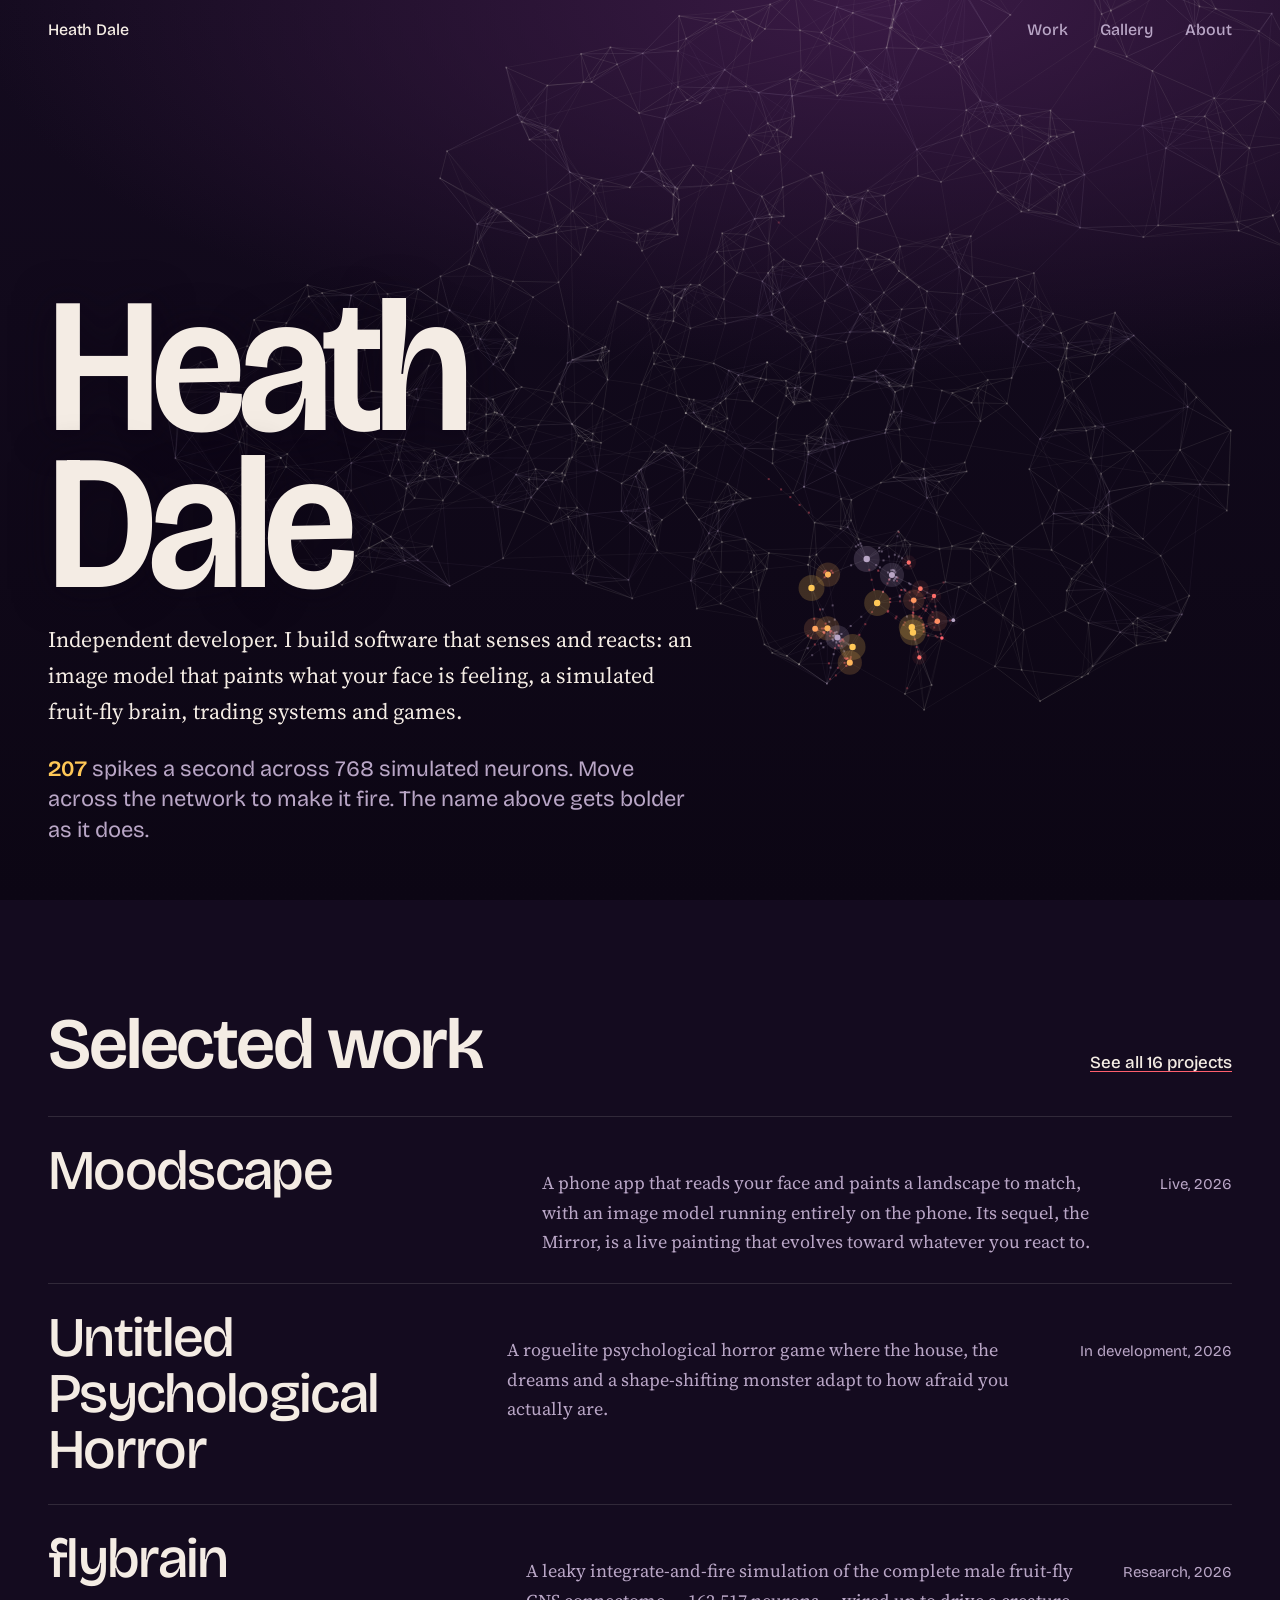
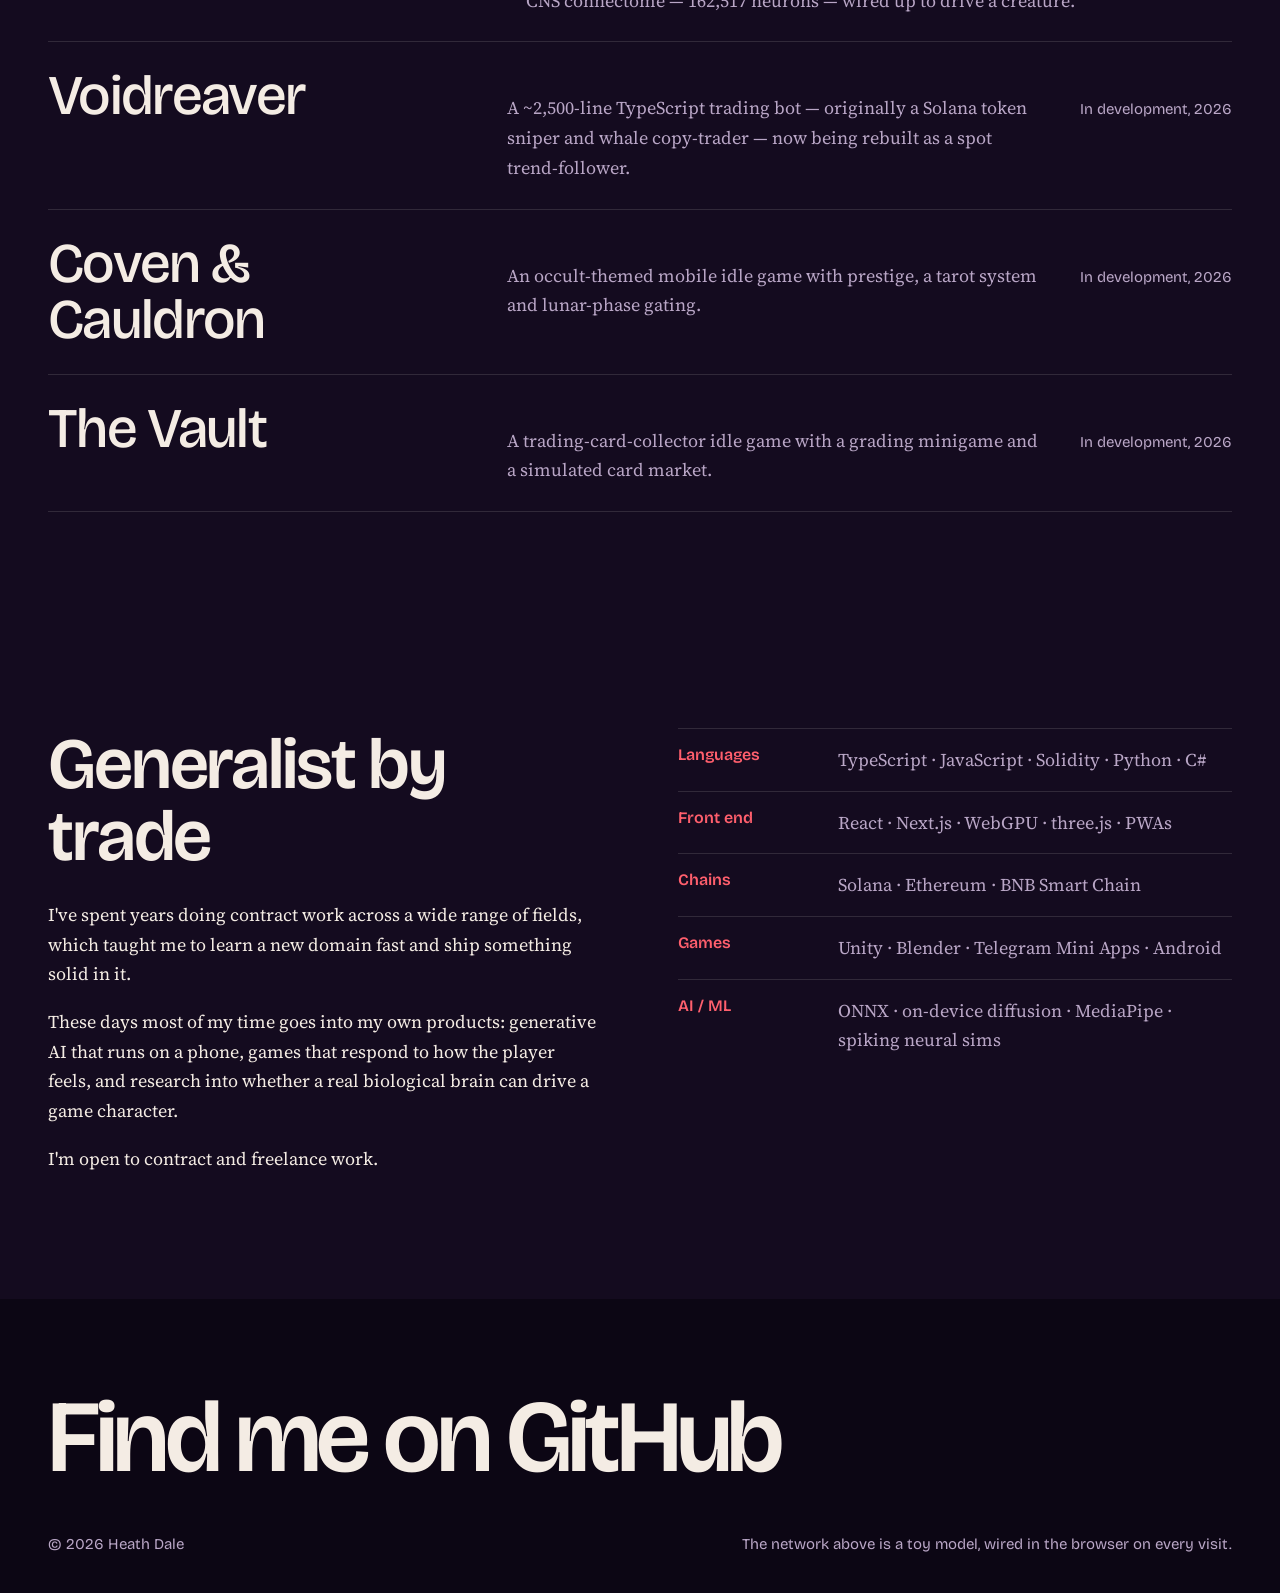
<file: index.html>
<!doctype html>
<html lang="en">
<head>
  <meta charset="utf-8">
  <meta name="viewport" content="width=device-width, initial-scale=1">
  <title>Heath Dale, developer</title>
  <meta name="description" content="Heath Dale is an independent developer building software that senses and reacts: on-device AI, games, research simulations and trading systems.">
  <meta property="og:title" content="Heath Dale, developer">
  <meta property="og:description" content="On-device AI, a fruit-fly brain simulation, trading systems and mobile games.">
  <meta name="theme-color" content="#140b1f">
  <link rel="preconnect" href="https://fonts.googleapis.com">
  <link rel="preconnect" href="https://fonts.gstatic.com" crossorigin>
  <link href="https://fonts.googleapis.com/css2?family=Bricolage+Grotesque:opsz,wdth,wght@12..96,75..100,200..800&family=Source+Serif+4:ital,opsz,wght@0,8..60,400;0,8..60,600;1,8..60,400&display=swap" rel="stylesheet">
  <link rel="stylesheet" href="assets/style.css">
  <link rel="icon" href="data:image/svg+xml,<svg xmlns='http://www.w3.org/2000/svg' viewBox='0 0 32 32'><rect width='32' height='32' rx='8' fill='%23140b1f'/><circle cx='11' cy='12' r='3' fill='%23f4ece4'/><circle cx='21' cy='20' r='4' fill='%23ffc857'/><path d='M11 12L21 20' stroke='%23f4ece4' stroke-width='1.5'/></svg>">
</head>
<body>
  <nav class="nav" aria-label="Main">
    <a class="home" href="./">Heath Dale</a>
    <ul>
      <li><a href="#selected">Work</a></li>
      <li><a href="gallery.html">Gallery</a></li>
      <li><a href="#about">About</a></li>
    </ul>
  </nav>

  <header class="hero">
    <canvas id="net" aria-label="An interactive simulation of a small spiking neural network"></canvas>
    <div class="hero-copy">
      <h1>Heath<br>Dale</h1>
      <div class="hero-foot">
        <p>Independent developer. I build software that senses and reacts: an image model that paints what your face is feeling, a simulated fruit-fly brain, trading systems and games.</p>
        <p class="readout" aria-live="off"><b id="rate">0</b> spikes a second across <span id="count">a thousand</span> simulated neurons. <span id="hint">Move across the network to make it fire.</span> The name above gets bolder as it does.</p>
      </div>
    </div>
  </header>

  <main>
    <section class="section pad" id="selected">
      <div class="section-head">
        <h2>Selected work</h2>
        <a href="gallery.html" id="all">See every project</a>
      </div>
      <ul class="rows" id="work"></ul>
    </section>

    <section class="section pad" id="about">
      <div class="about">
        <div class="measure">
          <h2>Generalist by trade</h2>
          <p>I've spent years doing contract work across a wide range of fields, which taught me to learn a new domain fast and ship something solid in it.</p>
          <p>These days most of my time goes into my own products: generative AI that runs on a phone, games that respond to how the player feels, and research into whether a real biological brain can drive a game character.</p>
          <p>I'm open to contract and freelance work.</p>
        </div>
        <dl class="skills" id="skills"></dl>
      </div>
    </section>
  </main>

  <footer class="pad" id="contact">
    <p class="contact"><a href="https://github.com/TheMrRaGe" target="_blank" rel="noopener">Find me on GitHub</a></p>
    <p style="margin:0"><a id="mail" href="#">Email</a></p>
    <div class="fine">
      <span>© <span data-year></span> Heath Dale</span>
      <span>The network above is a toy model, wired in the browser on every visit.</span>
    </div>
  </footer>

  <script src="assets/projects.js"></script>
  <script src="assets/art.js"></script>
  <script src="assets/brain.js"></script>
  <script src="assets/site.js"></script>
</body>
</html>
</file>
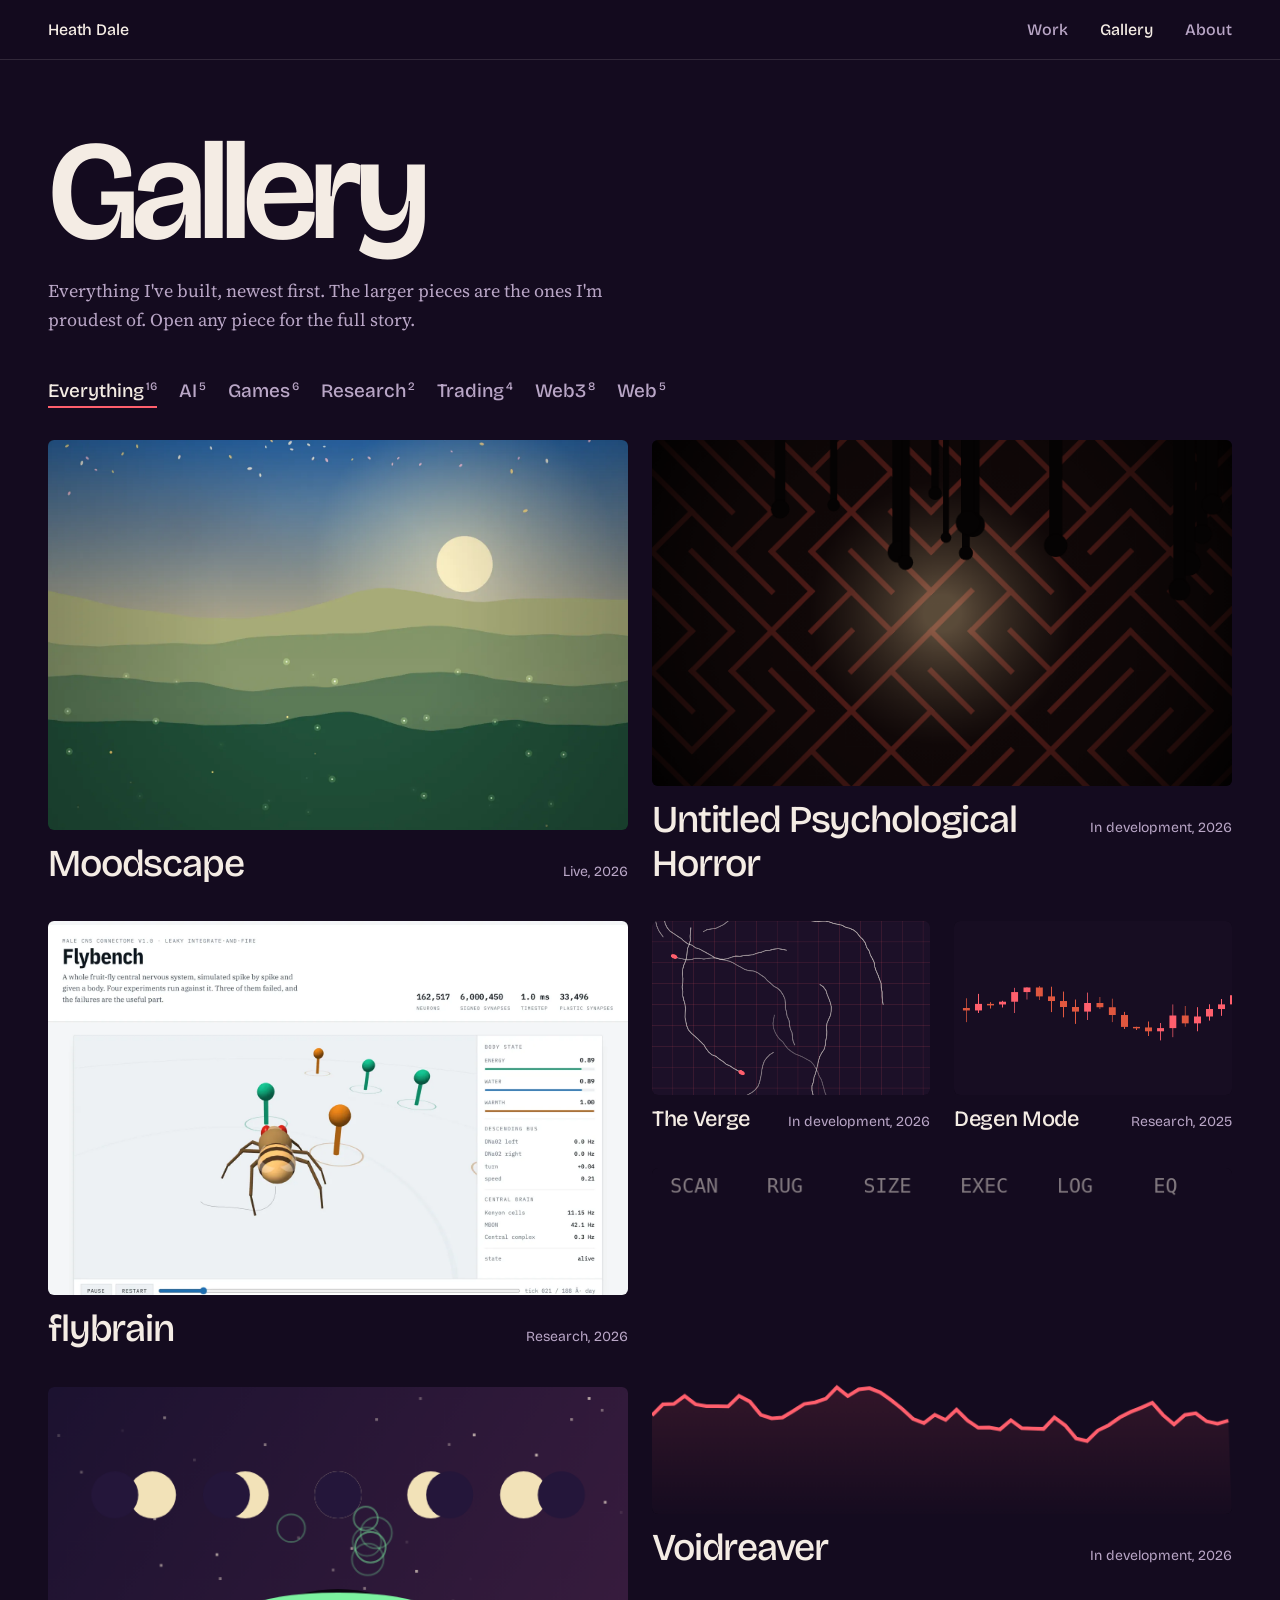
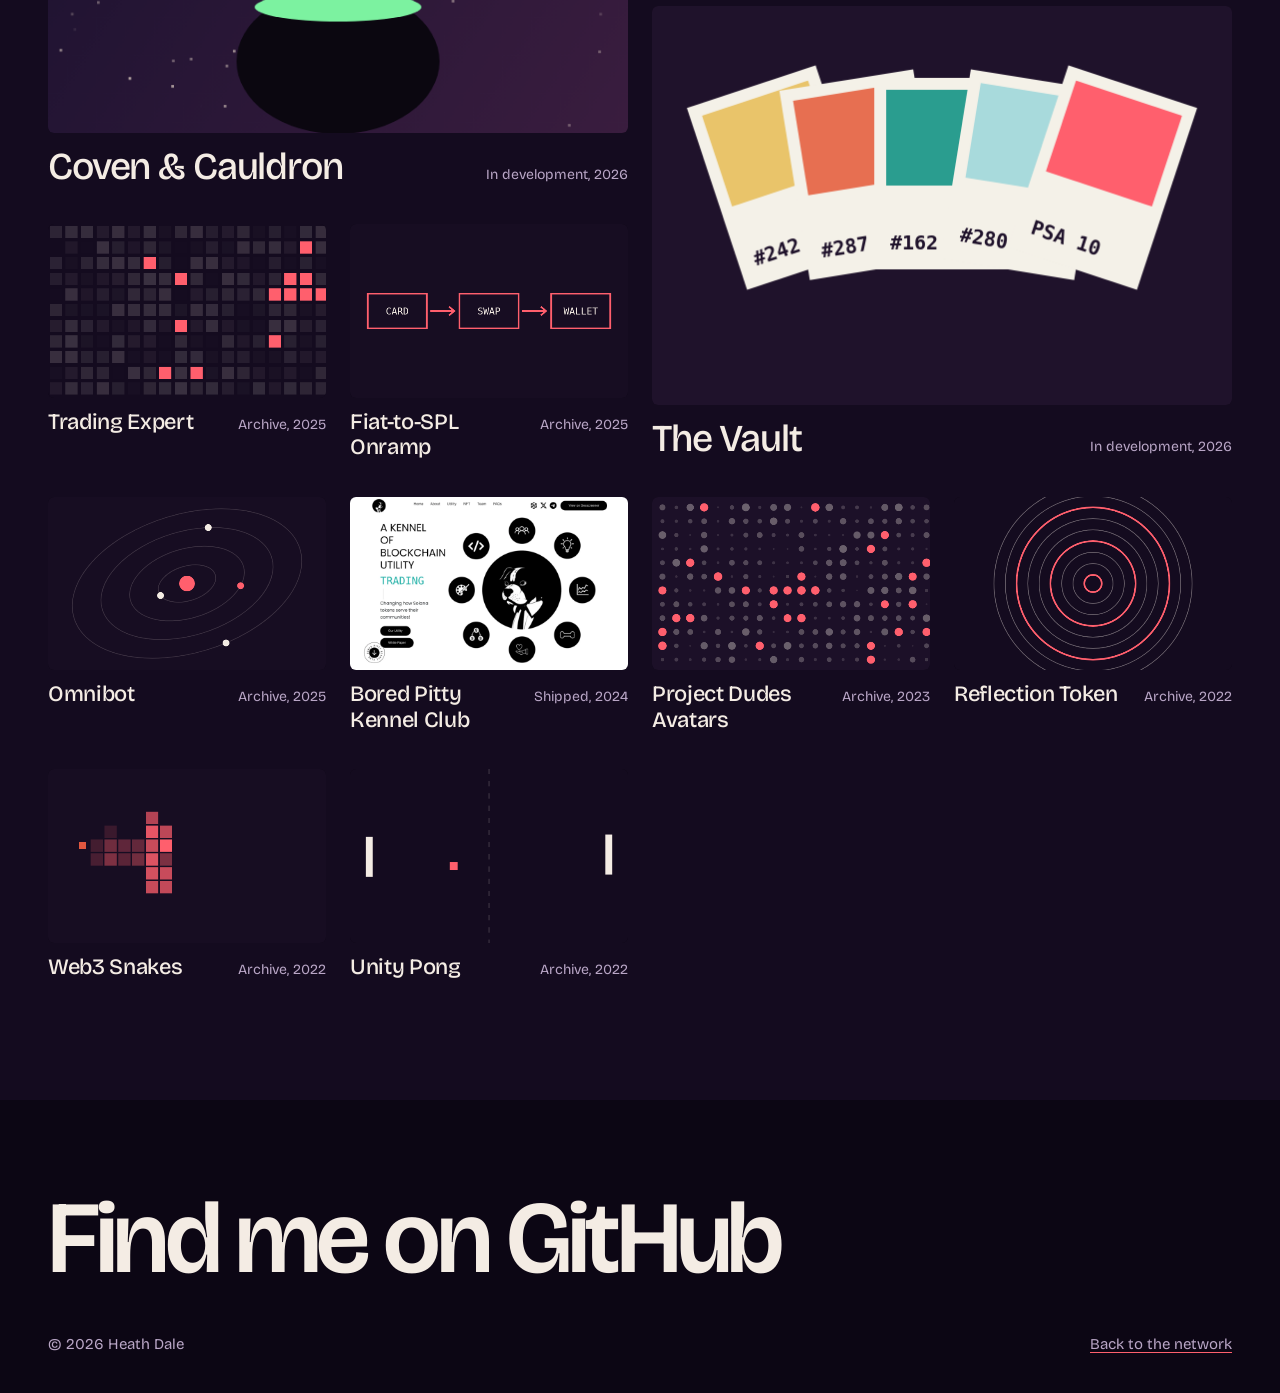
<file: gallery.html>
<!doctype html>
<html lang="en">
<head>
  <meta charset="utf-8">
  <meta name="viewport" content="width=device-width, initial-scale=1">
  <title>Gallery, Heath Dale</title>
  <meta name="description" content="Every project by Heath Dale: AI, games, research, trading and Web3.">
  <meta name="theme-color" content="#140b1f">
  <link rel="preconnect" href="https://fonts.googleapis.com">
  <link rel="preconnect" href="https://fonts.gstatic.com" crossorigin>
  <link href="https://fonts.googleapis.com/css2?family=Bricolage+Grotesque:opsz,wdth,wght@12..96,75..100,200..800&family=Source+Serif+4:ital,opsz,wght@0,8..60,400;0,8..60,600;1,8..60,400&display=swap" rel="stylesheet">
  <link rel="stylesheet" href="assets/style.css">
  <link rel="icon" href="data:image/svg+xml,<svg xmlns='http://www.w3.org/2000/svg' viewBox='0 0 32 32'><rect width='32' height='32' rx='8' fill='%23140b1f'/><circle cx='11' cy='12' r='3' fill='%23f4ece4'/><circle cx='21' cy='20' r='4' fill='%23ffc857'/><path d='M11 12L21 20' stroke='%23f4ece4' stroke-width='1.5'/></svg>">
</head>
<body>
  <nav class="nav solid" aria-label="Main">
    <a class="home" href="./">Heath Dale</a>
    <ul>
      <li><a href="./#selected">Work</a></li>
      <li><a href="gallery.html" aria-current="page">Gallery</a></li>
      <li><a href="./#about">About</a></li>
    </ul>
  </nav>

  <main class="pad">
    <header class="intro">
      <h1>Gallery</h1>
      <p class="measure">Everything I've built, newest first. The larger pieces are the ones I'm proudest of. Open any piece for the full story.</p>
    </header>
    <div class="filters" id="filters" role="group" aria-label="Show projects by area"></div>
    <div class="wall" id="wall"></div>
  </main>

  <footer class="pad">
    <p class="contact"><a href="https://github.com/TheMrRaGe" target="_blank" rel="noopener">Find me on GitHub</a></p>
    <div class="fine">
      <span>© <span data-year></span> Heath Dale</span>
      <a href="./">Back to the network</a>
    </div>
  </footer>

  <script src="assets/projects.js"></script>
  <script src="assets/art.js"></script>
  <script src="assets/site.js"></script>
</body>
</html>
</file>
<file: assets/style.css>
/* Palette — calcium-imaging false colour (the "magma" scale)
   void  #140b1f  page
   plum  #24152f  raised surfaces
   bone  #f4ece4  text
   haze  #b9a6c6  secondary text, inhibitory neurons
   flare #ff5f6d  links, focus, cooling spikes
   glow  #ffc857  a neuron at the moment it fires */
:root {
  --dusk: #140b1f;
  --tide: #24152f;
  --deep: #0c0614;
  --moon: #f4ece4;
  --mist: #b9a6c6;
  --ember: #ff5f6d;
  --glow: #ffc857;
  --rule: rgba(244, 236, 228, 0.13);
  --display: "Bricolage Grotesque", system-ui, sans-serif;
  --text: "Source Serif 4", Georgia, serif;
  --gutter: clamp(16px, 4vw, 48px);
}

* { box-sizing: border-box; }
html { scroll-behavior: smooth; }
body {
  margin: 0;
  background: var(--dusk);
  color: var(--moon);
  font: 400 18px/1.65 var(--text);
  font-optical-sizing: auto;
  -webkit-font-smoothing: antialiased;
}
a { color: inherit; text-decoration-color: var(--ember); text-underline-offset: 0.2em; text-decoration-thickness: 1px; }
a:hover { color: var(--ember); }
:focus-visible { outline: 2px solid var(--ember); outline-offset: 3px; border-radius: 2px; }
canvas, img { display: block; max-width: 100%; }
::selection { background: var(--ember); color: var(--deep); }

.pad { padding-inline: var(--gutter); }
.measure { max-width: 34em; }

/* nav */
.nav {
  position: absolute; inset: 0 0 auto; z-index: 5;
  display: flex; justify-content: space-between; align-items: center;
  padding: 20px var(--gutter);
  font: 500 16px var(--display);
  pointer-events: none;
}
.nav > * { pointer-events: auto; }
.nav.solid { position: sticky; top: 0; background: color-mix(in srgb, var(--dusk) 88%, transparent); backdrop-filter: blur(10px); border-bottom: 1px solid var(--rule); }
.nav .home { text-decoration: none; letter-spacing: -0.01em; }
.nav ul { display: flex; gap: clamp(14px, 3vw, 32px); margin: 0; padding: 0; list-style: none; }
.nav ul a { text-decoration: none; color: var(--mist); }
.nav ul a:hover, .nav ul a[aria-current="page"] { color: var(--moon); }

/* hero: the network */
.hero {
  position: relative;
  min-height: 100svh;
  display: grid;
  align-content: end;
  overflow: hidden;
  background:
    radial-gradient(120% 70% at 70% 0%, #3a1a45 0%, transparent 60%),
    linear-gradient(var(--dusk), var(--deep));
}
.hero canvas {
  position: absolute; inset: 0; width: 100%; height: 100%;
  touch-action: pan-y; cursor: crosshair;
}
.hero-copy {
  position: relative; z-index: 2;
  padding: 0 var(--gutter) clamp(28px, 6vh, 64px);
  pointer-events: none;
  display: grid; gap: 18px;
}
.hero h1 {
  margin: 0;
  font-family: var(--display);
  font-size: clamp(64px, 15vw, 230px);
  line-height: 0.82;
  letter-spacing: -0.045em;
  font-variation-settings: "wght" 320, "wdth" 100, "opsz" 96;
  transition: font-variation-settings 0.25s linear;
  text-shadow: 0 2px 40px rgba(12, 6, 20, 0.65);
}
.hero-foot { display: flex; justify-content: space-between; align-items: end; gap: 24px; flex-wrap: wrap; }
.hero-foot p { margin: 0; font-size: clamp(18px, 2vw, 22px); max-width: 30em; }
.readout { font: 400 15px/1.4 var(--display); color: var(--mist); max-width: 22em; }
.readout b { color: var(--glow); font-weight: 600; font-variant-numeric: tabular-nums; }

/* section heads */
.section { padding-block: clamp(72px, 12vh, 140px); }
.section-head {
  display: flex; justify-content: space-between; align-items: baseline; gap: 16px; flex-wrap: wrap;
  margin-bottom: clamp(24px, 4vh, 48px);
}
h2 {
  font: 600 clamp(36px, 6vw, 72px)/1 var(--display);
  letter-spacing: -0.03em;
  margin: 0;
}
.section-head a { font: 500 17px var(--display); }

/* work rows */
.rows { list-style: none; margin: 0; padding: 0; border-top: 1px solid var(--rule); }
.rows li { border-bottom: 1px solid var(--rule); }
.row {
  display: grid;
  grid-template-columns: minmax(0, 1.1fr) minmax(0, 1.4fr) auto;
  gap: 8px 40px; align-items: baseline;
  padding: 26px 0;
  text-decoration: none;
}
.row h3 {
  margin: 0;
  font: 500 clamp(30px, 4.4vw, 56px)/1 var(--display);
  letter-spacing: -0.03em;
  font-variation-settings: "wdth" 100;
  transition: font-variation-settings .35s cubic-bezier(.2,.7,.2,1), color .2s;
}
.row p { margin: 0; color: var(--mist); }
.row .when { font: 400 15px var(--display); color: var(--mist); white-space: nowrap; }
.row:hover h3, .row:focus-visible h3 { font-variation-settings: "wdth" 75; color: var(--ember); }
.row:hover { color: inherit; }
.row .mini { display: none; }

.peek {
  position: fixed; z-index: 20; left: 0; top: 0;
  width: 300px; aspect-ratio: 16 / 10;
  border-radius: 6px; overflow: hidden;
  pointer-events: none;
  opacity: 0; transform: scale(.92);
  transition: opacity .2s, transform .2s;
  box-shadow: 0 30px 60px -20px rgba(0,0,0,.7);
}
.peek.on { opacity: 1; transform: scale(1); }
.peek canvas, .peek img { width: 100%; height: 100%; object-fit: cover; }

/* about */
.about { display: grid; grid-template-columns: minmax(0, 1fr) minmax(0, 1fr); gap: clamp(32px, 6vw, 96px); }
.about h2 { margin-bottom: 28px; }
.about p { margin: 0 0 1em; }
.skills { margin: 0; display: grid; gap: 0; align-self: start; }
.skills div { display: grid; grid-template-columns: 8em 1fr; gap: 16px; padding: 16px 0; border-top: 1px solid var(--rule); }
.skills dt { font: 600 16px var(--display); color: var(--ember); }
.skills dd { margin: 0; color: var(--mist); }

/* footer */
footer {
  background: var(--deep);
  padding-block: clamp(56px, 10vh, 112px) 40px;
}
.contact { font: 600 clamp(40px, 8vw, 112px)/0.95 var(--display); letter-spacing: -0.04em; margin: 0 0 24px; }
.contact a { text-decoration: none; }
.contact a:hover { color: var(--ember); }
.fine { display: flex; justify-content: space-between; flex-wrap: wrap; gap: 12px; font: 400 15px var(--display); color: var(--mist); margin-top: 48px; }

/* gallery wall */
.intro { padding-top: clamp(40px, 8vh, 88px); }
.intro h1 { font: 600 clamp(56px, 11vw, 160px)/0.85 var(--display); letter-spacing: -0.05em; margin: 0 0 24px; }
.intro p { color: var(--mist); margin: 0; }
.filters { display: flex; flex-wrap: wrap; gap: 6px 22px; margin: 40px 0 32px; }
.filters button {
  background: none; border: 0; padding: 4px 0; cursor: pointer;
  font: 500 19px var(--display); color: var(--mist);
  border-bottom: 2px solid transparent;
}
.filters button:hover { color: var(--moon); }
.filters button[aria-pressed="true"] { color: var(--moon); border-bottom-color: var(--ember); }
.filters sup { font-size: 0.6em; margin-left: 2px; color: var(--mist); }

.wall {
  display: grid;
  grid-template-columns: repeat(4, minmax(0, 1fr));
  grid-auto-flow: dense;
  gap: clamp(20px, 3vw, 36px) clamp(16px, 2vw, 24px);
  padding-bottom: 120px;
}
.tile {
  all: unset; cursor: pointer;
  display: flex; flex-direction: column; gap: 12px;
  min-width: 0;
}
.tile.big { grid-column: span 2; grid-row: span 2; }
.frame { position: relative; aspect-ratio: 16 / 10; border-radius: 6px; overflow: hidden; background: var(--deep); }
.tile.big .frame { flex: 1; aspect-ratio: auto; min-height: clamp(260px, 27vw, 440px); }
.frame > * { position: absolute; inset: 0; width: 100%; height: 100%; object-fit: cover; transition: opacity .6s ease, transform .6s cubic-bezier(.2,.7,.2,1); }
.frame .next { opacity: 0; }
.tile:hover .frame > *, .tile:focus-visible .frame > * { transform: scale(1.035); }
.tile:focus-visible .frame { outline: 2px solid var(--ember); outline-offset: 3px; }
.cap { display: flex; justify-content: space-between; align-items: baseline; gap: 12px; }
.cap h3 { margin: 0; font: 500 22px/1.15 var(--display); letter-spacing: -0.015em; }
.tile.big .cap h3 { font-size: clamp(26px, 3vw, 38px); letter-spacing: -0.03em; }
.cap span { font: 400 14px var(--display); color: var(--mist); white-space: nowrap; }
.tile:hover .cap h3 { color: var(--ember); }

/* detail sheet */
dialog.sheet {
  margin: 0 0 0 auto; height: 100dvh; max-height: none;
  width: min(620px, 100%); max-width: 100%;
  border: 0; padding: 0;
  background: var(--tide); color: var(--moon);
  overflow-y: auto;
}
dialog.sheet[open] { animation: sheet-in .38s cubic-bezier(.2,.7,.2,1); }
dialog.sheet::backdrop { background: rgba(12, 6, 20, .74); backdrop-filter: blur(4px); }
@keyframes sheet-in { from { transform: translateX(40px); opacity: 0; } }
.sheet .art { aspect-ratio: 16 / 10; width: 100%; object-fit: cover; }
.sheet .body { padding: 28px clamp(20px, 5vw, 44px) 56px; }
.sheet .when { font: 400 15px var(--display); color: var(--mist); margin: 0; }
.sheet h2 { margin: 6px 0 18px; }
.sheet .lede { font-size: 20px; margin: 0 0 20px; }
.sheet ul.points { padding-left: 1.1em; margin: 0 0 28px; color: var(--mist); }
.sheet ul.points li { margin-bottom: 10px; }
.stack { display: flex; flex-wrap: wrap; gap: 8px 18px; font: 500 15px var(--display); color: var(--moon); margin: 0 0 32px; padding: 16px 0; border-block: 1px solid var(--rule); list-style: none; }
.actions { display: flex; flex-wrap: wrap; gap: 12px; }
.button {
  display: inline-block; padding: 12px 22px; border-radius: 40px;
  font: 600 16px var(--display); text-decoration: none;
  border: 1.5px solid var(--moon);
}
.button.hot { background: var(--ember); border-color: var(--ember); color: var(--deep); }
.button:hover { color: var(--deep); background: var(--moon); }
.button.hot:hover { background: var(--moon); border-color: var(--moon); }
.note { color: var(--mist); font-style: italic; margin: 0; }
.shut {
  position: sticky; top: 0; float: right; margin: 14px 14px -58px 0; z-index: 2;
  width: 44px; height: 44px; border-radius: 50%; border: 0; cursor: pointer;
  background: var(--deep); color: var(--moon); font: 400 24px/1 var(--display);
}

@media (max-width: 900px) {
  .wall { grid-template-columns: repeat(2, minmax(0, 1fr)); }
  .about { grid-template-columns: 1fr; }
  .row { grid-template-columns: 88px minmax(0, 1fr); gap: 4px 18px; align-items: start; }
  .row .mini { display: block; grid-row: span 3; width: 88px; aspect-ratio: 1; border-radius: 4px; object-fit: cover; }
  .row h3 { font-size: 30px; }
  .row .when { grid-column: 2; }
  .row p { grid-column: 2; font-size: 16px; }
  .peek { display: none; }
}
@media (max-width: 560px) {
  .wall { grid-template-columns: 1fr; }
  .tile.big { grid-column: auto; grid-row: auto; }
  .tile.big .frame { aspect-ratio: 16 / 10; min-height: 0; }
  .readout { text-align: left; }
  .hero h1 { font-size: 25vw; }
  .skills div { grid-template-columns: 1fr; gap: 2px; }
}
@media (prefers-reduced-motion: reduce) {
  *, *::before, *::after { transition: none !important; animation: none !important; scroll-behavior: auto !important; }
}

/* screenshots */
.frame img { object-position: top center; }
.row img.mini { object-position: top center; }
figure.shots { margin: 0; background: var(--deep); }
figure.shots .art { display: block; width: 100%; aspect-ratio: 16 / 10; object-fit: cover; object-position: top center; }
figure.shots figcaption { padding: 10px clamp(20px, 5vw, 44px) 0; font: 400 14px var(--display); color: var(--mist); }
.strip { display: flex; gap: 10px; padding: 12px clamp(20px, 5vw, 44px) 16px; overflow-x: auto; }
.strip button { all: unset; cursor: pointer; flex: 0 0 96px; aspect-ratio: 16 / 10; border-radius: 4px; overflow: hidden; outline: 2px solid transparent; outline-offset: 2px; opacity: .6; }
.strip button img { width: 100%; height: 100%; object-fit: cover; object-position: top; }
.strip button[aria-pressed="true"] { outline-color: var(--ember); opacity: 1; }
.strip button:hover { opacity: 1; }
.strip button:focus-visible { outline-color: var(--moon); }
</file>
